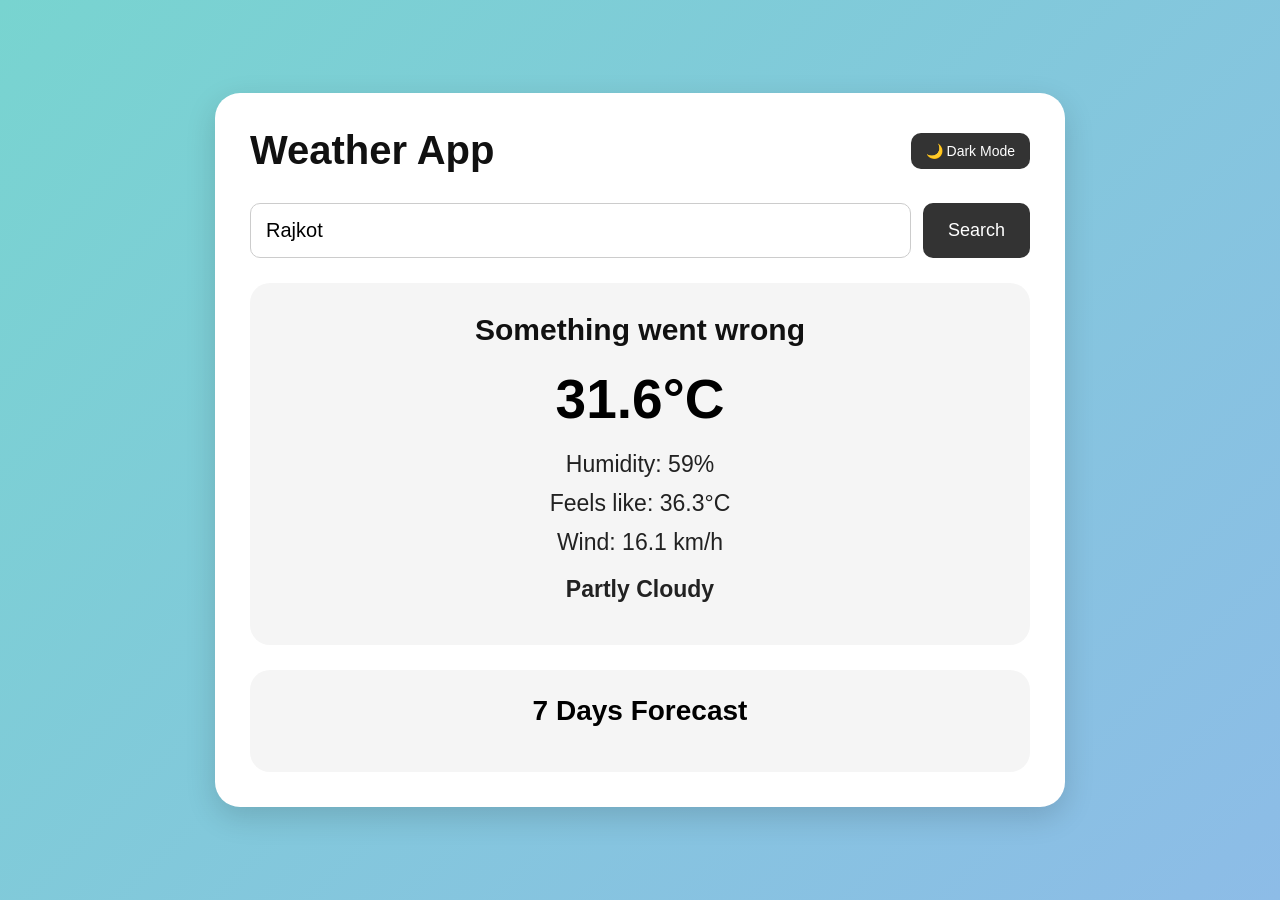
<file: index.html>
<!DOCTYPE html>
<html lang="en">
<head>
    <meta charset="UTF-8">
    <meta name="viewport" content="width=device-width, initial-scale=1.0">
    <title>Weather App</title>
    <link rel="stylesheet" href="style.css">
</head>
<body>

    <div class="weather-container">

        <!-- Header -->
        <div class="header">
            <h1>Weather App</h1>

            <button id="darkModeBtn" onclick="toggleDarkMode()">
                🌙 Dark Mode
            </button>
        </div>

        <!-- Search -->
        <div class="search-box">
            <input
                type="text"
                id="cityInput"
                placeholder="Enter city name"
                value="Rajkot"
            >

            <button onclick="searchWeather()">Search</button>
        </div>

        <!-- Current Weather -->
        <div class="current-weather">

            <h2 id="cityName">Rajkot, India</h2>

            <div class="temperature" id="temperature">
                31.6°C
            </div>

            <p>Humidity: <span id="humidity">59</span>%</p>

            <p>Feels like: <span id="feelsLike">36.3</span>°C</p>

            <p>Wind: <span id="wind">16.1</span> km/h</p>

            <p id="weatherDescription">Partly Cloudy</p>

        </div>

      
        <div class="forecast-section">

            <h2>7 Days Forecast</h2>

            <div id="forecastContainer" class="forecast-container">

            </div>

        </div>

    </div>

    <script src="script.js"></script>

</body>
</html>
</file>
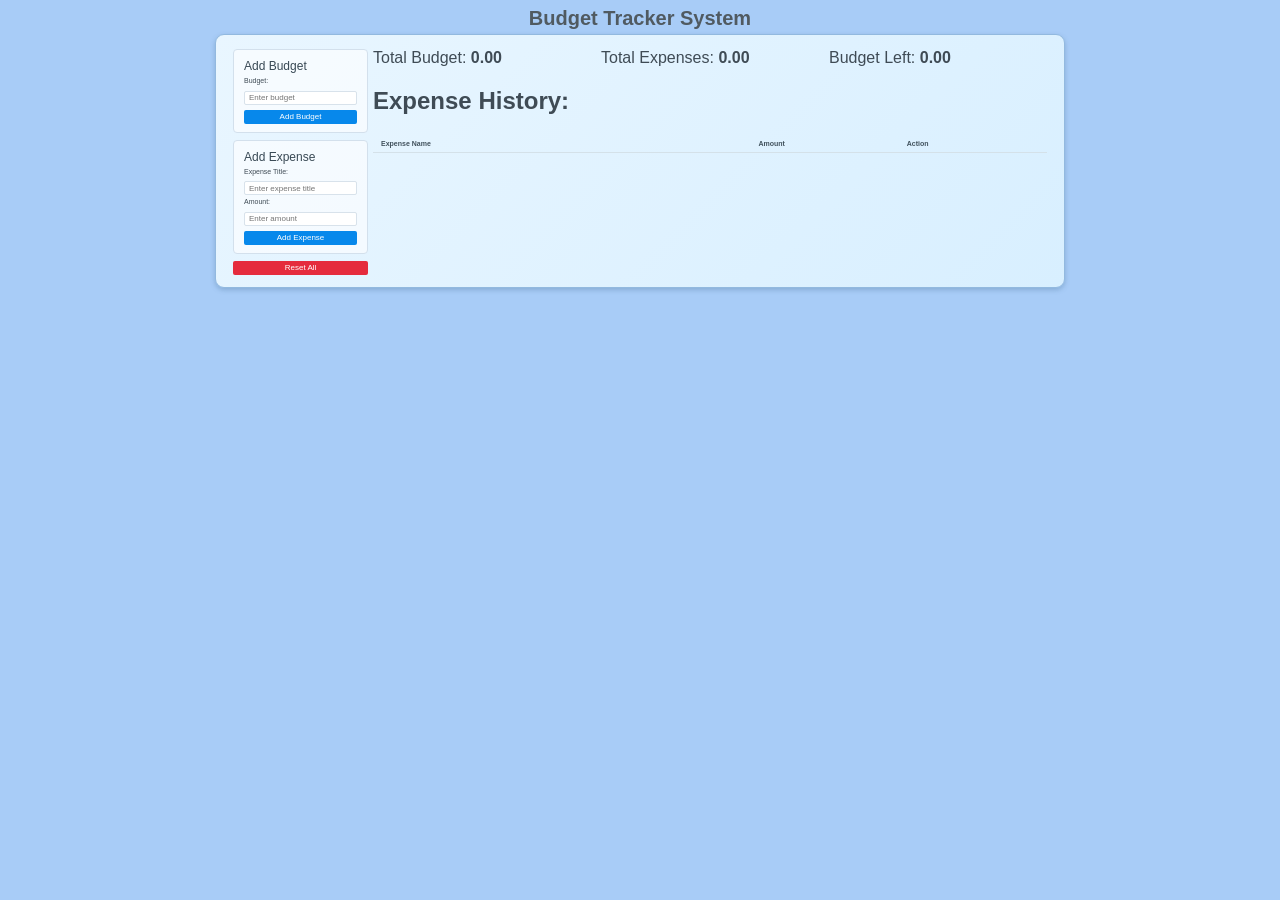
<file: Budgettracker/index.html>
<!DOCTYPE html>
<html lang="en">
<head>
    <meta charset="UTF-8">
    <meta name="viewport" content="width=device-width, initial-scale=1.0">
    <title>Budget Tracker System</title>
   <link rel="stylesheet" href="style.css">
</head>
<body>

  <div class="navbar">
    <h1>Budget Tracker System</h1>
  </div>

  <main class="tracker-container">
    <section class="controls">
      <div class="form-card">
        <h2>Add Budget</h2>
        <label for="budgetInput">Budget:</label>
        <input id="budgetInput" type="number" min="0" step="0.01" placeholder="Enter budget">
        <button id="addBudgetButton" type="button">Add Budget</button>
      </div>

      <div class="form-card">
        <h2>Add Expense</h2>
        <label for="expenseNameInput">Expense Title:</label>
        <input id="expenseNameInput" type="text" placeholder="Enter expense title">
        <label for="expenseAmountInput">Amount:</label>
        <input id="expenseAmountInput" type="number" min="0" step="0.01" placeholder="Enter amount">
        <button id="addExpenseButton" type="button">Add Expense</button>
      </div>

      <button class="reset-button" id="resetButton" type="button">Reset All</button>
    </section>

    <section class="detail-panel">
      <div class="summary-grid">
        <div class="s-box">
          <span>Total Budget:</span>
          <strong id="totalBudget">10000.00</strong>
        </div>

        <div class="s-box">
          <span>Total Expenses:</span>
          <strong id="totalExpenses">7500.00</strong>
        </div>
        
        <div class="s-box">
          <span>Budget Left:</span>
          <strong id="budgetLeft">2500.00</strong>
        </div>
      </div>

      <h2 class="ht">Expense History:</h2>
      <div class="t-wrap">
        <table>
          <thead>
            <tr>
              <th>Expense Name</th>
              <th>Amount</th>
              <th>Action</th>
            </tr>
          </thead>
          <tbody id="expenseTableBody"></tbody>
        </table>
      </div>
    </section>
  </main>

  <script src="script.js"></script>

</body>
</html>
</file>
<file: style.css>
* {
    margin: 0;
    padding: 0;
    box-sizing: border-box;
}

body {
    font-family: Arial, Helvetica, sans-serif;
    background: linear-gradient(135deg, #78d4d0, #8dbce7);
    min-height: 100vh;

    display: flex;
    justify-content: center;
    align-items: center;

    padding: 30px;

    transition: 0.3s;
}

/* Main Container */

.weather-container {
    width: 100%;
    max-width: 850px;

    background: white;

    padding: 35px;

    border-radius: 25px;

    box-shadow: 0 10px 30px rgba(0, 0, 0, 0.15);

    transition: 0.3s;
}

/* Header */

.header {
    display: flex;
    justify-content: space-between;
    align-items: center;

    margin-bottom: 30px;
}

.header h1 {
    font-size: 40px;
    color: #111;
}

/* Dark Mode Button */

#darkModeBtn {
    border: none;

    background: #333;
    color: white;

    padding: 10px 15px;

    border-radius: 10px;

    cursor: pointer;

    font-size: 14px;

    transition: 0.3s;
}

#darkModeBtn:hover {
    background: #555;
}

/* Search */

.search-box {
    display: flex;
    gap: 12px;

    margin-bottom: 25px;
}

.search-box input {
    flex: 1;

    padding: 15px;

    font-size: 20px;

    border: 1px solid #ccc;

    border-radius: 10px;

    outline: none;
}

.search-box input:focus {
    border-color: #555;
}

.search-box button {
    padding: 0 25px;

    border: none;

    background: #333;

    color: white;

    border-radius: 10px;

    font-size: 18px;

    cursor: pointer;

    transition: 0.3s;
}

.search-box button:hover {
    background: #111;
}

/* Current Weather */

.current-weather {
    background: #f5f5f5;

    border-radius: 20px;

    padding: 30px;

    text-align: center;

    margin-bottom: 25px;

    transition: 0.3s;
}

.current-weather h2 {
    font-size: 30px;

    margin-bottom: 20px;

    color: #111;
}

.temperature {
    font-size: 55px;

    font-weight: bold;

    margin-bottom: 20px;

    color: #000;
}

.current-weather p {
    font-size: 23px;

    margin: 12px 0;

    color: #222;
}

#weatherDescription {
    font-weight: bold;

    margin-top: 20px;
}

/* Forecast */

.forecast-section {
    background: #f5f5f5;

    border-radius: 20px;

    padding: 25px;

    transition: 0.3s;
}

.forecast-section h2 {
    text-align: center;

    font-size: 28px;

    margin-bottom: 20px;
}

/* Forecast Container */

.forecast-container {
    display: grid;

    grid-template-columns: repeat(7, 1fr);

    gap: 10px;
}

/* Forecast Card */

.forecast-card {
    background: white;

    border: 1px solid #ddd;

    border-radius: 15px;

    padding: 15px 8px;

    text-align: center;

    transition: 0.3s;
}

.forecast-card:hover {
    transform: translateY(-5px);

    box-shadow: 0 5px 15px rgba(0, 0, 0, 0.12);
}

.forecast-card .day {
    font-weight: bold;

    font-size: 16px;

    margin-bottom: 8px;
}

.forecast-card .date {
    font-size: 13px;

    color: #777;

    margin-bottom: 10px;
}

.weather-icon {
    font-size: 35px;

    margin: 8px 0;
}

.forecast-temp {
    font-size: 16px;

    font-weight: bold;

    margin-top: 8px;
}

.max-temp {
    color: #222;
}

.min-temp {
    color: #777;
}

.forecast-description {
    font-size: 12px;

    margin-top: 8px;

    color: #555;
}

/* Dark Mode */

body.dark {
    background: linear-gradient(135deg, #111827, #1f2937);
}

body.dark .weather-container {
    background: #111827;

    color: white;

    box-shadow: 0 10px 30px rgba(0, 0, 0, 0.5);
}

body.dark .header h1 {
    color: white;
}

body.dark #darkModeBtn {
    background: #f5f5f5;

    color: #111;
}

body.dark .search-box input {
    background: #1f2937;

    color: white;

    border-color: #555;
}

body.dark .search-box input::placeholder {
    color: #aaa;
}

body.dark .search-box button {
    background: #f5f5f5;

    color: #111;
}

body.dark .current-weather,
body.dark .forecast-section {
    background: #1f2937;
}

body.dark .current-weather h2,
body.dark .temperature,
body.dark .current-weather p,
body.dark .forecast-section h2 {
    color: white;
}

body.dark .forecast-card {
    background: #111827;

    border-color: #374151;

    color: white;
}

body.dark .forecast-card .date,
body.dark .forecast-description,
body.dark .min-temp {
    color: #aaa;
}

body.dark .max-temp {
    color: white;
}

/* Loading */

.loading {
    text-align: center;

    font-size: 18px;

    padding: 20px;
}

/* Error */

.error {
    color: red;

    text-align: center;

    margin-top: 15px;
}

/* Responsive */

@media (max-width: 800px) {

    .forecast-container {
        grid-template-columns: repeat(4, 1fr);
    }

}

@media (max-width: 600px) {

    body {
        padding: 15px;
    }

    .weather-container {
        padding: 20px;
    }

    .header {
        flex-direction: column;

        gap: 15px;
    }

    .header h1 {
        font-size: 32px;
    }

    .search-box {
        flex-direction: column;
    }

    .search-box button {
        padding: 14px;
    }

    .current-weather h2 {
        font-size: 25px;
    }

    .temperature {
        font-size: 45px;
    }

    .current-weather p {
        font-size: 19px;
    }

    .forecast-container {
        grid-template-columns: repeat(2, 1fr);
    }

}
</file>
<file: Budgettracker/style.css>
* {
	box-sizing: border-box;
}

body {
	min-height: 100vh;
	margin: 0;
	padding: 0 4px 24px;
	color: #3f4b55;
	background: #a8ccf7;
	font-family: Arial, Helvetica, sans-serif;
}

.navbar {
	padding: 7px 0 4px;
	text-align: center;
}

.navbar h1 {
	margin: 0;
	color: #505a61;
	font-size: 20px;
	font-weight: 700;
}

.tracker-container {
	display: grid;
	grid-template-columns: 135px minmax(0, 1fr);
	gap: 5px;
	width: min(850px, 92vw);
	min-height: 245px;
	margin: 0 auto;
	padding: 14px 17px 12px;
	border: 1px solid #92b9df;
	border-radius: 9px;
	background: linear-gradient(135deg, #e9f6ff 0%, #d8efff 100%);
	box-shadow: 0 2px 5px rgba(55, 98, 137, .3);
}

.controls {
	display: flex;
	flex-direction: column;
	gap: 7px;
}

.form-card {
	padding: 9px 10px 8px;
	border: 1px solid #d3e0ec;
	border-radius: 4px;
	background: rgba(255, 255, 255, .62);
}

.form-card h2 {
	margin: 0 0 4px;
	color: #394955;
	font-size: 12px;
	font-weight: 400;
}

label {
	display: block;
	margin: 3px 0 2px;
	font-size: 7px;
}

input {
	width: 100%;
	height: 14px;
	padding: 1px 4px;
	border: 1px solid #d8e2eb;
	border-radius: 2px;
	outline: none;
	background: #fff;
	font-size: 8px;
}

input:focus {
	border-color: #168bed;
	box-shadow: 0 0 0 1px rgba(22, 139, 237, .15);
}

button {
	width: 100%;
	border: 0;
	border-radius: 2px;
	color: #fff;
	background: #0788eb;
	cursor: pointer;
	font-size: 8px;
}

.form-card button {
	height: 14px;
	margin-top: 5px;
}

button:hover {
	filter: brightness(.93);
}

.reset-button {
	height: 14px;
	color: #fff;
	background: #e52b3d;
}

.details-panel {
	min-width: 0;
	padding: 4px 8px;
	border: 1px solid #c6d9e7;
	border-radius: 5px;
	background: rgba(255, 255, 255, .36);
}

.summary-grid {
	display: grid;
	grid-template-columns: repeat(3, 1fr);
	gap: 10px;
	margin-bottom: 18px;
}

.summary-box {
	display: flex;
	align-items: center;
	justify-content: center;
	gap: 3px;
	min-height: 23px;
	padding: 3px;
	color: #2e526d;
	background: #d4ebfc;
	font-size: 7px;
}

.summary-box strong {
	font-size: 7px;
	font-weight: 400;
}

.history-title {
	margin: 0 0 4px;
	color: #283e4c;
	font-size: 10px;
	font-weight: 400;
}

.table-wrap {
	min-height: 140px;
}

table {
	width: 100%;
	border-collapse: collapse;
	table-layout: fixed;
	font-size: 7px;
}

th, td {
	padding: 5px 8px;
	border-bottom: 1px solid #d4e1e9;
	text-align: left;
}

th {
	color: #40515c;
	font-weight: 700;
}

th:nth-child(2), td:nth-child(2) { 
    width: 22%; 
}
th:nth-child(3), td:nth-child(3) {
     width: 22%; 
}

.remove-button {
	width: auto;
	padding: 3px 8px;
	color: #fff;
	background: #ed3349;
	font-size: 7px;
}

.empty-message {
	margin: 30px 0 0;
	color: #70818c;
	text-align: center;
	font-size: 9px;
}

.empty-message[hidden] {
	display: none;
}

@media (max-width: 560px) {
	.tracker-container {
		grid-template-columns: 1fr;
		width: 96vw;
	}

	.summary-grid {
		gap: 4px;
	}
}
</file>
